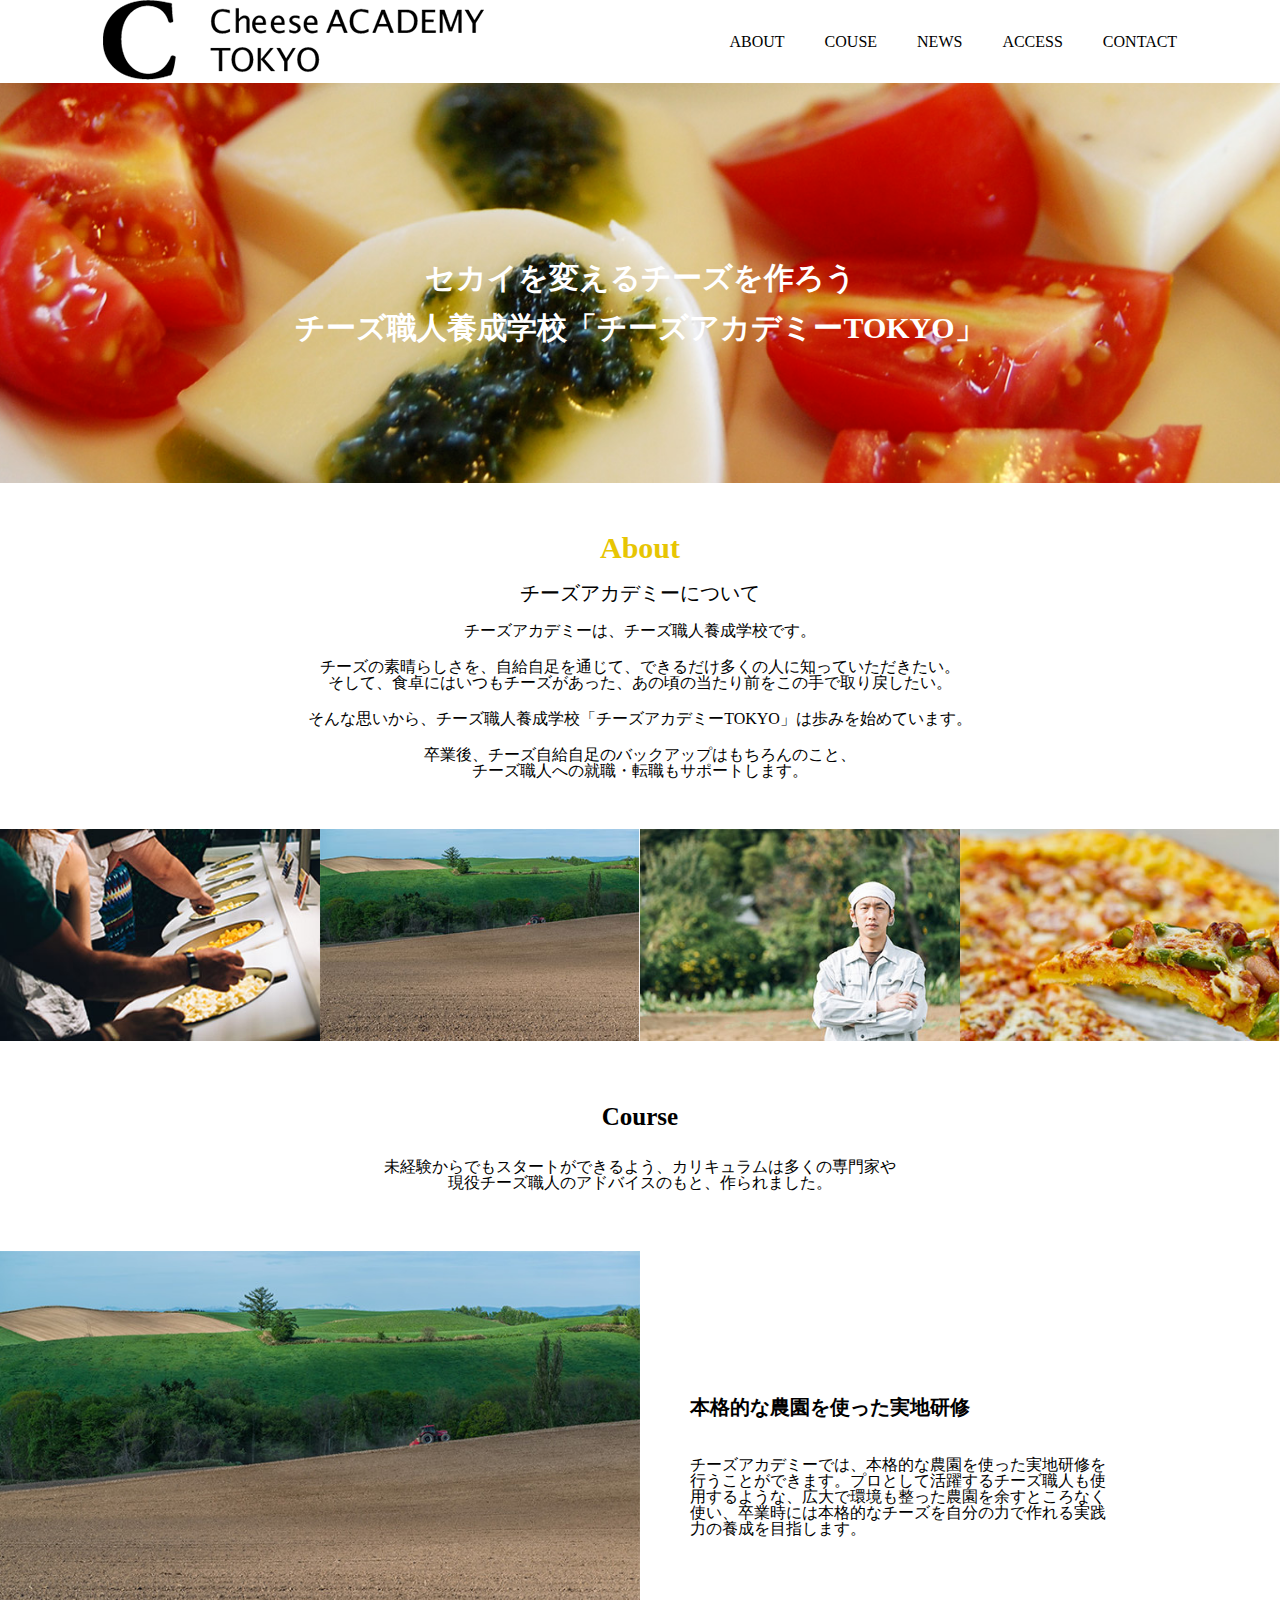
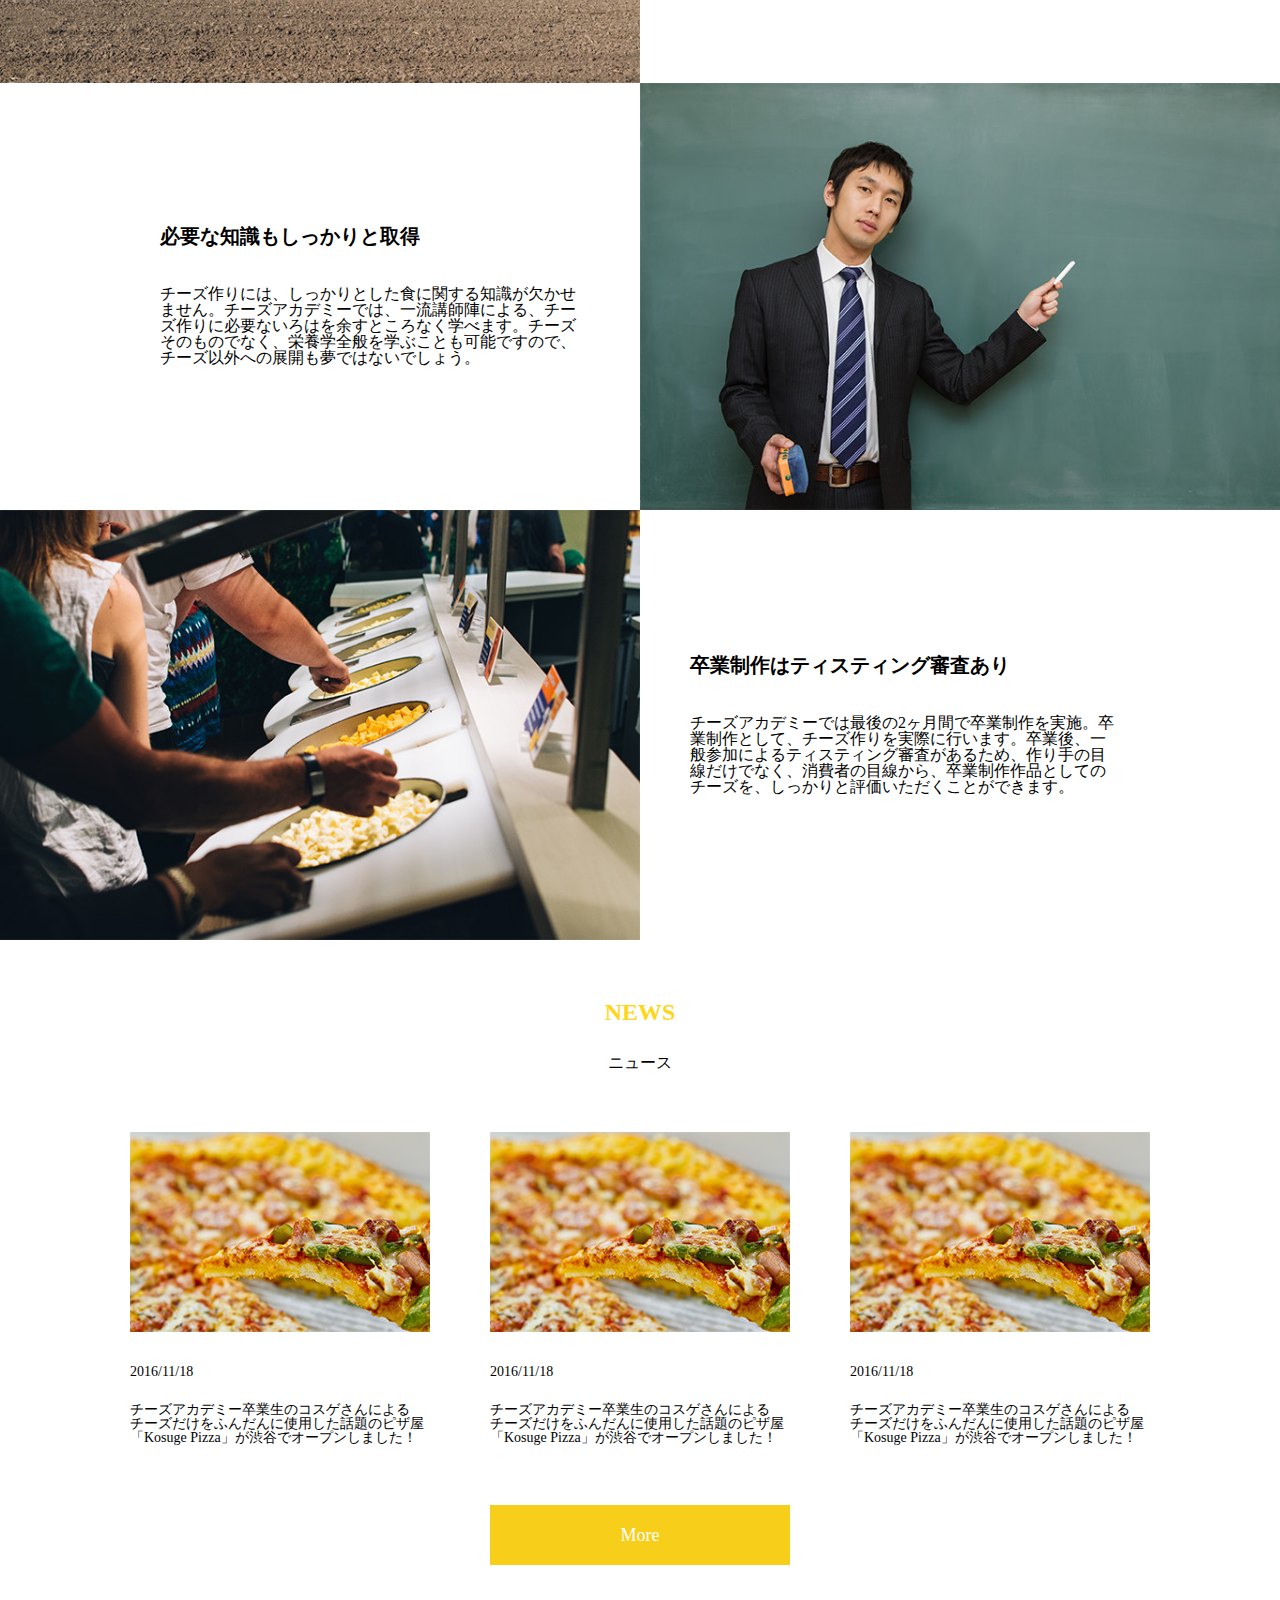
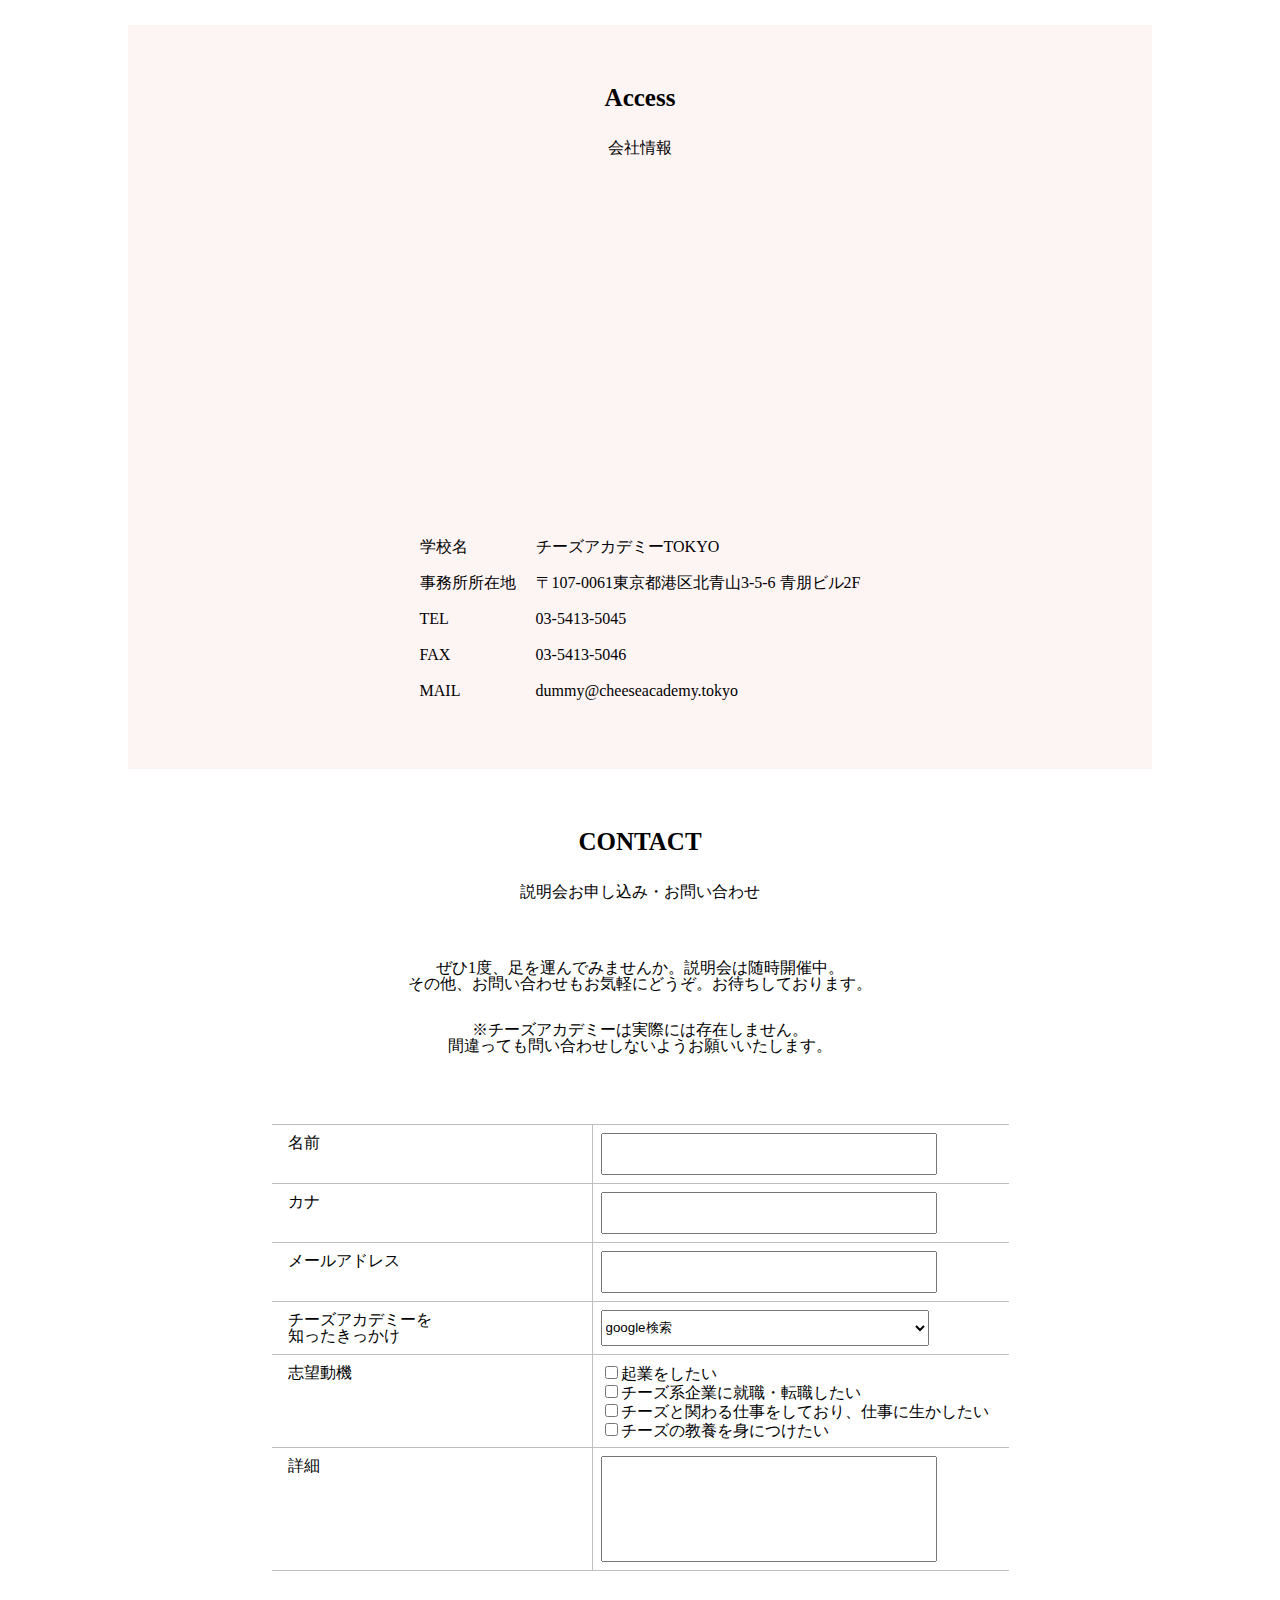
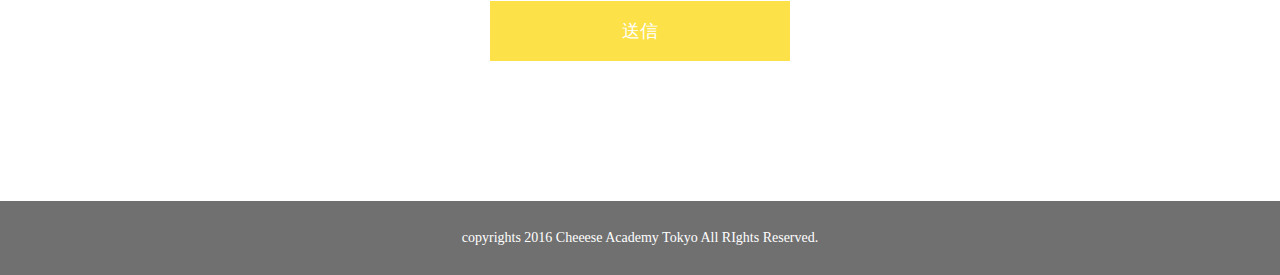
<file: 02_lp/index.html>
<!DOCTYPE html>
<html lang="ja">
<!-- 最初の設定は終わっています　必要な方は触ってください -->

<head>
  <meta charset="UTF-8">
  <meta name="viewport" content="width=device-width, initial-scale=1.0">
  <meta http-equiv="X-UA-Compatible" content="ie=edge">
  <title>チーズアカデミー</title>
  <link rel="stylesheet" href="css/reset.css">
  <link rel="stylesheet" href="css/style.css">
</head>
<!-- 最初の設定は終わっています　必要な方は触ってください -->

<body>
  <!-- この中に記述していく -->
  <!-- ここから下にコードを書く -->
<div class="header"> <h1 class="logo">
<img src="img/header_logo.png" alt="">
</h1>
<ul class="header__nav">
<li>ABOUT</li>
<li>COUSE</li>
<li>NEWS</li>
<li>ACCESS</li>
<li>CONTACT</li>
</ul>
</div>
<!-- ここからメインビジュアル -->
<div class="mainvisual">
  <h2 class="mainvisual__title">
    セカイを変えるチーズを作ろう
  </h2>
  <p class="mainvisual__subtitle">
    チーズ職人養成学校「チーズアカデミーTOKYO」
  </p>
</div>
<!-- ここからAboutエリア -->
<div class="about">
  <h3 class="about__title">
    About
  </h3>
  <p class="about__subtitle">
    チーズアカデミーについて
  </p>
  <p class="about__text">
    チーズアカデミーは、チーズ職人養成学校です。
  </p>
  <p class="about__text">
    チーズの素晴らしさを、自給自足を通じて、できるだけ多くの人に知っていただきたい。
    <br>
    そして、食卓にはいつもチーズがあった、あの頃の当たり前をこの手で取り戻したい。
  </p>
  <p class="about__text">
    そんな思いから、チーズ職人養成学校「チーズアカデミーTOKYO」は歩みを始めています。
  </p>
  <p class="about__text">
    卒業後、チーズ自給自足のバックアップはもちろんのこと、
    <br>チーズ職人への就職・転職もサポートします。
</div>
<!-- ここからimageエリア -->
<div class="imgbox">
  <p><img src="img/about_01.jpg" alt=""></p>
  <p><img src="img/about_02.jpg" alt=""></p>
  <p><img src="img/about_03.jpg" alt=""></p>
  <p><img src="img/about_04.jpg" alt=""></p>
</div>
  <!-- ここからコースエリア -->
  <div class="course">
    <h3 class="course__title">Course</h3>
    <p class="course__text">
      未経験からでもスタートができるよう、カリキュラムは多くの専門家や
      <br>
      現役チーズ職人のアドバイスのもと、作られました。</p>

      <div class="course__inner">
        <div class="course__contet"><img src="img/course_01.jpg" alt=""></div>
        <div class="course__contet">
          <div class="contet__left">
            <h4 class="content__title">
              本格的な農園を使った実地研修
            </h4>
            <p class="content__text">
              チーズアカデミーでは、本格的な農園を使った実地研修を行うことができます。プロとして活躍するチーズ職人も使用するような、広大で環境も整った農園を余すところなく使い、卒業時には本格的なチーズを自分の力で作れる実践力の養成を目指します。
            </p>
          </div>
        </div>
      </div>
      
      <div class="course__inner">
        <div class="course__contet__right">
          <div class="contet__right">
            <h4 class="content__title">
              必要な知識もしっかりと取得
            </h4>
            <p class="content__text">
              チーズ作りには、しっかりとした食に関する知識が欠かせません。チーズアカデミーでは、一流講師陣による、チーズ作りに必要ないろはを余すところなく学べます。チーズそのものでなく、栄養学全般を学ぶことも可能ですので、チーズ以外への展開も夢ではないでしょう。
              </p>
          </div>
        </div>
        <div class="course__contet"><img src="img/course_02.jpg" alt=""></div>
      </div>
      <div class="course__inner">
        <div class="course__contet"><img src="img/course_03.jpg" alt=""></div>
        <div class="course__contet">
          <div class="contet__left">
            <h4 class="content__title">
              卒業制作はティスティング審査あり
            </h4>
            <p class="content__text">
              チーズアカデミーでは最後の2ヶ月間で卒業制作を実施。卒業制作として、チーズ作りを実際に行います。卒業後、一般参加によるティスティング審査があるため、作り手の目線だけでなく、消費者の目線から、卒業制作作品としてのチーズを、しっかりと評価いただくことができます。
            </p>
          </div>
        </div>
      </div>
    </div>

  </div>
   <!-- ここからNEWSエリア -->
  <div class="news">
    <h3 class="news__title">NEWS</h3>
    <p class="news__subtitle">ニュース</p>
  </div> 

  <div class="news__box">
    <div class="news__inner">
      <img src="img/news_img.jpg" alt="">
      <p class="news__date">2016/11/18</p>
      <p class="news__text">
        チーズアカデミー卒業生のコスゲさんによる
        <br>
        チーズだけをふんだんに使用した話題のピザ屋
        <br>
        「Kosuge Pizza」が渋谷でオープンしました！
      </p>
    </div>

    <div class="news__inner">
      <img src="img/news_img.jpg" alt="">

      <p class="news__date">2016/11/18</p>
      <p class="news__text">
        チーズアカデミー卒業生のコスゲさんによる
        <br>
        チーズだけをふんだんに使用した話題のピザ屋
        <br>
        「Kosuge Pizza」が渋谷でオープンしました！
      </p>
    </div>

    <div class="news__inner">
      <img src="img/news_img.jpg" alt="">

      <p class="news__date">2016/11/18</p>
      <p class="news__text">
        チーズアカデミー卒業生のコスゲさんによる
        <br>
        チーズだけをふんだんに使用した話題のピザ屋
        <br>
        「Kosuge Pizza」が渋谷でオープンしました！
      </p>
    </div>
  </div>  

  <!-- ここからMoreエリア -->
    <div class="more">More</div>

  <!-- ここからAccessエリア -->
  <div class="access">
    <div class="access__box">

      <h3 class="access__title">Access</h3>
      <p class="access__text">会社情報</p>

      <div class="access__map">
          <iframe src="https://www.google.com/maps/embed?pb=!1m18!1m12!1m3!1d3241.392522579182!2d139.7116627152156!3d35.667335780197455!2m3!1f0!2f0!3f0!3m2!1i1024!2i768!4f13.1!3m3!1m2!1s0x60188c9faa249f2b%3A0x3563e92b2a0598d3!2z44CSMTA3LTAwNjEg5p2x5Lqs6YO95riv5Yy65YyX6Z2S5bGx77yT5LiB55uu77yV4oiS77yW!5e0!3m2!1sja!2sjp!4v1633337497332!5m2!1sja!2sjp" width="100%" height="250" style="border:0;" allowfullscreen="" loading="lazy"></iframe>
      </div>

        <table class="access__info">
          <tr>
            <td>学校名</td>
            <td>チーズアカデミーTOKYO</td>
          </tr>  
          <tr>
            <td>事務所所在地</td>
            <td>〒107-0061東京都港区北青山3-5-6 青朋ビル2F</td>
          </tr>
          <tr>
            <td>TEL</td>
            <td>03-5413-5045</td>
          </tr>
          <tr>
            <td>FAX</td>
            <td>03-5413-5046</td>
          </tr>
          <tr>
            <td>MAIL</td>
            <td>dummy@cheeseacademy.tokyo</td>
          </tr>
        </table>
      </div>
    </div>
  </div>

  <!-- ここからCONTACTエリア -->
  <div class="contact">
    <h3 class="contact__title">CONTACT</h3>
    <p class="contact__text1">説明会お申し込み・お問い合わせ</p>
    <p class="contact__text2">
      ぜひ1度、足を運んでみませんか。説明会は随時開催中。
      <br>
      その他、お問い合わせもお気軽にどうぞ。お待ちしております。
    </p>
    <p class="contact__text2">
      ※チーズアカデミーは実際には存在しません。
      <br>
      間違っても問い合わせしないようお願いいたします。
    </p>
  </div>


  <!-- ここから問い合わせエリア -->
  <div class="contactform">
    <div class="contactform__box">
      <table class="contactform__table">
        <tr>
          <th>名前</th>
          <td><input type="text" style="height:36px; width: 328px;" ></td>
        </tr>  
        <tr>
          <th>カナ
          </th>
          <td><input type="text" style="height:36px; width: 328px;" ></td>
        </tr>
        <tr>
          <th>メールアドレス</th>
          <td><input type="text" style="height:36px; width: 328px;" ></td>
        </tr>
        <tr>
          <th>チーズアカデミーを<br>知ったきっかけ</th>
          <td>
            <select name="select_trigger" style="height:36px; width: 328px;" id="">
              <option value="">google検索</option>
              <option value="">SNS</option>
              <option value="">紹介</option>
              <option value="">たまたま通りかかった</option>
              <option value="">その他</option>
            </select>
          </td>
        </tr>
        <tr>
          <th>志望動機</th>
          <td>
            <input type="checkbox" >起業をしたい<br></input>
            <input type="checkbox" >チーズ系企業に就職・転職したい<br></input>
            <input type="checkbox" >チーズと関わる仕事をしており、仕事に生かしたい<br></input>
            <input type="checkbox" >チーズの教養を身につけたい<br></input>
          </td>

        </tr>
        <tr>
          <th>詳細</th>
          <td><input type="text" style="height:100px; width: 328px;" ></td>
        </tr>
      </table>

  <!-- ここから送信エリア -->
      <div class="sent">送信</div>

  <!-- ここからフッターエリア -->
  <div class="footer">
    <p>copyrights 2016 Cheeese Academy Tokyo All RIghts Reserved.</p>
  </div>

  <!-- ここから上にコードを書く -->
  <!-- この中に記述していく -->
  <script src="https://code.jquery.com/jquery-3.2.1.min.js"></script>
  <script src="js/main.js"></script>
</body>

</html>
</file>
<file: 02_lp/css/style.css>
/* ここから下に記載していく */
.header {
  display: flex;
  justify-content: space-around;
  align-items: center;
}
.header__nav{ 
  display: flex;
}
.header__nav li{
  margin-left: 40px;
 }

 /* ここからメインビジュアル */
 .mainvisual{
   height: 400px;
   background: url("../img/mainbg.png");
   background-position: center;
   background-size: cover;
   background-repeat: no-repeat;
 }
 .mainvisual__title{
font-size: 30px;
font-weight: bold;
color: #fff;
text-align: center;
padding-top: 180px;
 }
 .mainvisual__subtitle{
  font-size: 30px;
  font-weight: bold;
  color: #fff;
  text-align: center;
  padding-top: 20px;
 }

 /* ここからアバウトエリア */
 .about {
  text-align: center;
  margin: 50px 0;
  width: 60%;
  margin-left: auto;
  margin-right: auto;
}
.about__title {
  font-size: 30px;
  font-weight: bold;
  color: #e7c503;
  margin-bottom: 20px;
}
.about__subtitle {
  margin-bottom: 20px;
  font-size: 20px;
}
.about__text {
  margin-bottom: 20px;
  text-align: center;
}

/*ここからimageエリア*/
.imgbox {
  display: flex;
  margin-bottom: 60px;
}
.imgbox p {
  width: 25%;
}
.imgbox p img {
  width: 100%;
}

/*ここからコースエリア*/
.course {
  margin:0;
  margin-bottom: 60px;
}
.course__title {
  font-size: 25px;
  text-align: center;
  font-weight: bold;
  margin-bottom: 30px;
}
.course__text {
  text-align: center;
  font-size: 16px;
  margin: 0 70px;
  margin-bottom: 60px;
}
.course__inner {
  display: flex;
}
.course__contet {
  width: 50%;
  display: flex;
  align-items: center;
}
.course__contet__right {
  width: 50%;
  display: flex;
  align-items: center;
  justify-content: right;
}
.course__contet img {
  width: 100%;
  vertical-align: top;
}
.content__title {
  width: 100%;
  font-size: 20px;
  font-weight: bold;
  margin-bottom: 40px;
}
.content__text {
  width: 100%;
}
.contet__left {
  width: 430px;
  margin-left: 50px;
}
.contet__right {
  width: 430px;
  margin-right: 50px;
}

/* ここからNEWS */
.news {
  text-align: center;
  margin-bottom: 60px;
  margin-left: auto;
  margin-right: auto;
}
.news__title {
  font-size: 24px;
  font-weight: bold;
  color: #ffd61a; 
  margin-bottom: 30px;
}
.news__subtitle {
  text-align: center;
  line-height:18px;
}
.news__box {
  margin-top: 60px;
  display: flex;
  justify-content: center;

}
.news__inner {
  width: 300px;
  margin:0 30px;
}
.news__inner:hover {
  box-shadow: 0 5px 10px rgb(243, 239, 5);
  transform: translate(0, -5px);
}
.news__date {
  font-size: 14px;
  text-align: left;
  margin-top: 30px;
}
.news__text {
  font-size: 14px;
  text-align: left;
  margin-top: 24px;
}

/*ここからMoreエリア*/
.more {
  margin:60px auto 60px;
  width: 300px;
  height: 60px;
  font-size: 18px;
  text-align: center;
  line-height: 60px;
  color: white;
  background-color: #f7ce1a;
}
.more:hover {
  box-shadow: 0 5px 10px rgb(58, 57, 15);
  transform: translate(0, -5px);  
}

/*ここからAccessエリア*/
.access {
  margin:0 auto 0;
  background-color: #fdf3f3e3;
  padding: 60px 0 60px;
  width: 80%;
}
.access__title {
  font-size: 25px;
  text-align: center;
  font-weight: bold;
  margin-bottom: 30px;
}
.access__text {
  font-size: 16px;
  text-align: center;
  margin-bottom: 60px;
}
.access__info {
  margin: 60px auto 0;
  text-align: left;
}
.access__info td {
  padding: 10px;
}

/*ここからCONTACTエリア*/
.contact {
  margin: 60px auto 70px;
}
.contact__title {
  font-size: 25px;
  text-align: center;
  font-weight: bold;
  margin-bottom: 30px;
}
.contact__text1 {
  font-size: 16px;
  text-align: center;
  margin-bottom: 60px;
}
.contact__text2 {
  font-size: 16px;
  text-align: center;
  margin-bottom: 30px;
}

/*ここから問い合わせエリア*/
.contactform__table {
  margin: auto;
  border-collapse: collapse;
}
.contactform__table th {
  vertical-align: top;
  text-align: left;
  border: solid 1px #bfbfbf;
  border-left: none; 
  padding-top: 10px;
  padding-left: 16px;
  padding-right: 64px;
  width: 240px
}
.contactform__table td {
  padding: 8px;
  border: solid 1px #bfbfbf;
  border-right: none; 
  width: 400px
}

/*ここから送信エリア*/
.sent {
  margin: 30px auto 140px;
  width: 300px;
  height: 60px;
  font-size: 18px;
  text-align: center;
  line-height: 60px;
  color: white;
  background-color: #fce043f8;
}
.sent:hover {
  box-shadow: 0 5px 10px rgb(58, 57, 15);
  transform: translate(0, -5px);    
}
/* ここからフッターエリア */
.footer {
  margin: auto;
  background-color: #707070;
  padding: 30px;
  font-size: 14px;
  text-align: center;
  color: #fff
}
</file>
